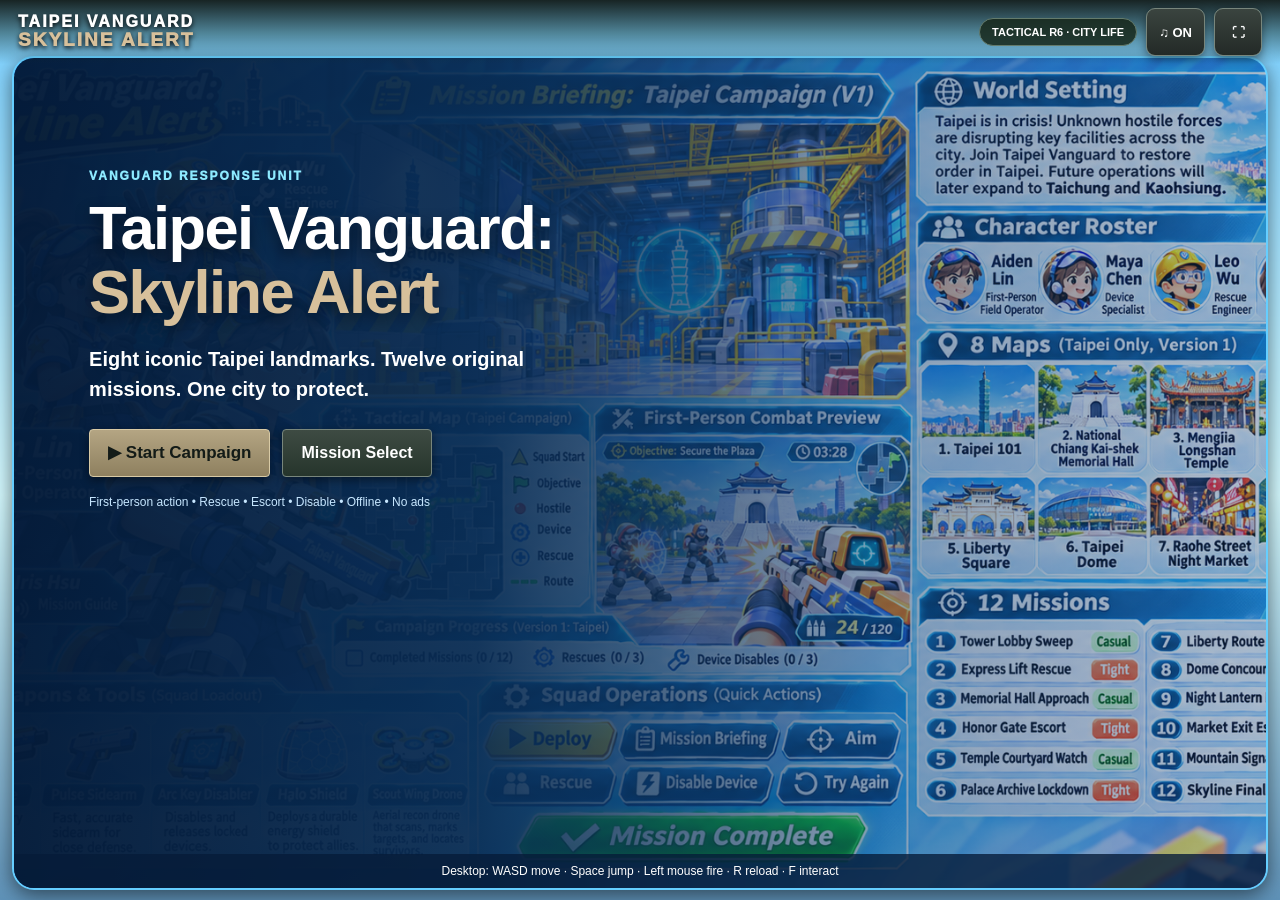
<file: index.html>
<!doctype html>
<html lang="en">
<head>
  <meta charset="utf-8">
  <meta name="viewport" content="width=device-width, initial-scale=1, viewport-fit=cover, maximum-scale=1, user-scalable=no">
  <meta name="theme-color" content="#102e58">
  <meta name="apple-mobile-web-app-capable" content="yes">
  <meta name="apple-mobile-web-app-status-bar-style" content="black-translucent">
  <meta name="apple-mobile-web-app-title" content="Taipei Vanguard">
  <link rel="manifest" href="manifest.webmanifest">
  <link rel="icon" type="image/svg+xml" href="assets/icon.svg">
  <link rel="apple-touch-icon" href="assets/icon-180.png">
  <link rel="stylesheet" href="style.css?v=city-life-r6"><link rel="stylesheet" href="tactical.css?v=city-life-r6">
  <title>Taipei Vanguard: Skyline Alert</title>
</head>
<body>
<div id="app">
  <canvas id="scene" aria-label="Playable first-person Taipei mission scene"></canvas>
  <div id="flash"></div>
  <div id="shell">
    <header class="topbar"><div class="brand"><span class="brand-top">TAIPEI VANGUARD</span><span class="brand-bottom">SKYLINE ALERT</span></div><div class="top-right"><span class="pill"><span id="buildLabel">TACTICAL R3.1 · PC CONTROLS</span></span><button id="soundToggle" class="tiny" aria-label="Toggle sound">♫ ON</button><button id="fullscreen" class="tiny" aria-label="Fullscreen">⛶</button></div></header>
    <section id="menu" class="panel-screen active"><div class="menu-art"><div class="menu-copy"><span class="eyebrow">VANGUARD RESPONSE UNIT</span><h1>Taipei Vanguard:<br><strong>Skyline Alert</strong></h1><p>Eight iconic Taipei landmarks. Twelve original missions. One city to protect.</p><div class="button-row"><button class="primary" id="continueBtn">▶ Start Campaign</button><button class="secondary" id="openMissions">Mission Select</button></div><div class="small-info">First-person action • Rescue • Escort • Disable • Offline • No ads</div></div></div><div class="bottom-tip"><span class="touchHelp">Landscape touch: move left, aim right, tap FIRE</span><span class="desktopHelp">Desktop: WASD move · Space jump · Left mouse fire · R reload · F interact</span></div></section>
    <section id="missionSelect" class="panel-screen"><div class="section-head"><div><span class="eyebrow">CAMPAIGN</span><h2>12 Missions · 8 Taipei Maps</h2></div><button class="secondary" data-back>← Back</button></div><div id="missionGrid" class="mission-grid"></div></section>
    <section id="briefing" class="panel-screen"><div class="section-head"><div><span class="eyebrow" id="briefNumber">MISSION 01</span><h2 id="briefTitle">Tower Lobby Sweep</h2></div><button class="secondary" data-back>← Missions</button></div><div class="brief-layout"><div class="brief-poster"><div id="briefLandscape" class="brief-landmark"></div><div class="brief-location" id="briefLocation"></div></div><div class="brief-text"><div class="difficulty" id="briefDifficulty">CASUAL</div><p id="briefStory"></p><h3>YOUR OBJECTIVES</h3><ol id="briefObjectives"></ol><div class="brief-rules"><div><span>WIN</span><p id="briefWin"></p></div><div><span>LOSE</span><p id="briefLose"></p></div></div><button class="primary wide" id="deployBtn">▶ DEPLOY — NO RESPAWN</button><button class="secondary wide" id="defenseBtn" hidden>OPTIONAL: THREE-WAVE DEFENSE DRILL</button></div></div></section>
    <section id="results" class="panel-screen"><div class="result-card"><div class="result-icon" id="resultIcon">★</div><span class="eyebrow">VANGUARD REPORT</span><h2 id="resultTitle">MISSION COMPLETE</h2><p id="resultSub"></p><div class="result-stats" id="resultStats"></div><div class="button-row"><button class="primary" id="resultPrimary">Continue</button><button class="secondary" id="resultSecondary">Mission Select</button></div></div></section>
    <div id="gameHUD" hidden>
      <div class="hud-top"><div class="hud-objective"><span class="hud-kicker" id="hudMission">MISSION 01</span><span id="hudObjective">Locate hostile units</span></div><div class="hud-timer" id="hudTimer">TIME 08:00</div><button id="pauseBtn" class="hud-pause">Ⅱ</button></div>
      <div id="desktopControls">WASD MOVE · SPACE JUMP · LEFT CLICK FIRE</div><div id="hostileCount">HOSTILES · NO RESPAWN</div><canvas id="minimap" width="166" height="166" aria-label="Mini-map"></canvas>
      <div id="notice" class="notice"></div>
      <div class="crosshair" id="crosshair"><i></i><i></i><i></i><i></i></div>
      <div class="hud-bottom-left"><div class="operator"><div class="avatar">A</div><div><b>AIDEN LIN</b><small>FIELD OPERATOR</small></div></div><div class="armor-line"><span>ARMOR</span><div class="bar-track"><div id="armorBar"></div></div><b id="armorText">100</b></div><div class="tool-strip"><button data-tool="shield" aria-label="Halo Shield">⬡<small>SHIELD</small></button><button data-tool="drone" aria-label="Scout Wing Drone">✥<small>DRONE</small></button><button data-tool="device" aria-label="Arc Key Disabler">⌁<small>ARC KEY</small></button></div></div>
      <div class="hud-bottom-right"><div class="ammo-box"><small id="weaponName">SKYLINE RIFLE</small><b id="ammoText">24 / 120</b></div><div class="touch-actions"><button id="aimBtn">◎<small>AIM</small></button><button id="reloadBtn">↻<small>RELOAD</small></button><button id="switchBtn">⇄<small>SWITCH</small></button></div></div>
      <div class="touch-left" id="movePad"><div class="pad-ring"><div class="pad-knob" id="moveKnob"></div></div><span>MOVE</span></div>
      <div class="touch-right" id="lookPad"><span>DRAG TO LOOK</span></div>
      <button id="fireBtn" aria-label="Fire weapon"><span>✦</span>FIRE</button>
      <button id="interactBtn" aria-label="Interact">INTERACT</button>
      <div id="missionPrompt"></div>
    </div>
    <div id="pauseOverlay" hidden><div class="pause-card"><span class="eyebrow">MISSION PAUSED</span><h2>Pause Menu</h2><p>Progress is saved between completed missions.</p><button class="primary" id="resumeBtn">Resume Mission</button><button class="secondary" id="restartBtn">Restart Mission</button><button class="secondary" id="quitBtn">Return to Missions</button></div></div>
    <div id="rotateHint">↻<h2>Rotate your iPad</h2><p>Taipei Vanguard is made for landscape play.</p></div>
  </div>
</div>
<script src="landmarks.js?v=city-life-r6" defer></script>
<script src="character-styles.js?v=city-life-r6" defer></script>
<script src="site-plans.js?v=city-life-r6" defer></script>
<script src="route-layouts.js?v=city-life-r6" defer></script>
<script src="scene-geometry.js?v=city-life-r6" defer></script>
<script src="enemy-ai.js?v=city-life-r6" defer></script>
<script type="module" src="renderer3d.js?v=city-life-r6"></script>
<script src="ambient-life.js?v=city-life-r6" defer></script>
<script src="game.js?v=city-life-r6" defer></script>
</body></html>
</file>
<file: style.css>
:root{font-family:system-ui,-apple-system,'Trebuchet MS',sans-serif;color:#fff;--navy:#09264c;--cyan:#43dcff;--gold:#ffbf36;--shadow:0 12px 38px #001629a3}*{box-sizing:border-box}html,body{margin:0;width:100%;height:100%;overflow:hidden;background:#091c37;touch-action:none;user-select:none;-webkit-user-select:none}button{font:inherit;font-weight:900;color:#fff;border:2px solid #80e8ff;background:linear-gradient(#235c99,#0b376b);border-radius:13px;min-height:48px;min-width:48px;padding:10px 18px;cursor:pointer;box-shadow:0 3px 0 #082747,0 5px 16px #00142688;text-shadow:0 1px 2px #122947;touch-action:none}button:active{transform:translateY(2px);filter:brightness(1.13)}button:focus-visible{outline:3px solid var(--gold)}button.primary{background:linear-gradient(#ffe583,#ffae24);border-color:#fff0ad;color:#163b6c;text-shadow:none;font-size:17px}button.secondary{background:linear-gradient(#3071b4,#113c78)}button.tiny{padding:6px 12px;font-size:13px;border-radius:9px}.wide{width:100%}#app,#scene,#shell{position:absolute;inset:0;width:100%;height:100%}#scene{background:linear-gradient(#5cbaff 0%,#d0efff 51%,#9da4b1 52%,#565c7e 100%)}#shell{pointer-events:none}#shell button,#shell .panel-screen,#gameHUD{pointer-events:auto}.topbar{position:absolute;z-index:6;top:0;left:0;right:0;height:64px;padding:7px 18px;display:flex;align-items:center;justify-content:space-between;background:linear-gradient(#082954ef,#09295480,transparent);pointer-events:none}.topbar button{pointer-events:auto}.brand{display:flex;flex-direction:column;font-weight:1000;line-height:1.04;letter-spacing:.6px;text-shadow:0 3px 3px #00193c,2px 2px 0 #18588e}.brand-top{font-style:italic;font-size:clamp(12px,1.8vw,19px)}.brand-bottom{font-style:italic;color:var(--gold);font-size:clamp(17px,2.5vw,29px)}.top-right{display:flex;align-items:center;gap:9px}.pill{background:#124576bb;padding:7px 12px;border:1px solid #6bccff;border-radius:100px;font-size:11px;font-weight:800}.panel-screen{display:none;position:absolute;z-index:5;inset:56px 12px 10px;overflow:auto;background:linear-gradient(145deg,#092850f5,#0e467cea);border:2px solid #65ceff;border-radius:22px;box-shadow:var(--shadow);padding:22px}.panel-screen.active{display:block}#menu{padding:0;background:#0b2c4f url('assets/approved-briefing.png') center/cover no-repeat}.menu-art{position:absolute;inset:0;background:linear-gradient(90deg,#041b39f9 0%,#092c53f2 37%,#123e707a 70%,#113a6a55)}.menu-copy{position:absolute;left:6%;top:13%;width:min(620px,59%)}.eyebrow{font-size:12px;letter-spacing:2px;font-weight:950;color:#8deaff}.menu-copy h1{font-size:clamp(30px,4.8vw,65px);line-height:1.04;letter-spacing:-1.6px;margin:12px 0;text-shadow:0 6px 15px #0007}.menu-copy h1 strong{color:var(--gold)}.menu-copy p{font-weight:650;font-size:clamp(13px,1.7vw,20px);max-width:470px;line-height:1.5}.button-row{display:flex;gap:12px;flex-wrap:wrap;margin-top:25px}.small-info{margin-top:18px;color:#c7e7ff;font-size:12px}.bottom-tip{position:absolute;bottom:0;left:0;right:0;background:#061b39c9;text-align:center;padding:10px;font-size:12px}.section-head{display:flex;align-items:center;justify-content:space-between;gap:10px;padding-bottom:18px}.section-head h2{margin:5px 0 0;font-size:clamp(23px,3vw,35px)}.mission-grid{display:grid;grid-template-columns:repeat(3,minmax(0,1fr));gap:12px;max-height:calc(100% - 80px);overflow:auto;padding:1px 5px 15px}.mission-tile{min-height:118px;background:linear-gradient(115deg,#1767a6,#102f5c);border:2px solid #5ac8fb;border-radius:14px;padding:14px;display:flex;flex-direction:column;align-items:flex-start;gap:5px;cursor:pointer}.mission-tile:active{filter:brightness(1.15)}.mission-tile .top{display:flex;justify-content:space-between;width:100%;font-size:11px;color:#a6e9ff}.mission-tile b{font-size:17px}.mission-tile small{color:#b8dafa}.tag{font-size:11px;border-radius:10px;padding:3px 9px;background:#166c65;border:1px solid #8bffdd;color:#baffdf}.tag.tight{background:#873c35;border-color:#ffba91;color:#ffdbb6}.brief-layout{display:grid;grid-template-columns:1fr 1fr;gap:22px;min-height:70%}.brief-poster{position:relative;border:2px solid #64caff;border-radius:17px;min-height:350px;overflow:hidden;background:linear-gradient(#63b9ff,#b0edff)}.brief-landmark{position:absolute;inset:0;background-position:center;background-size:cover}.brief-location{position:absolute;left:0;right:0;bottom:0;background:linear-gradient(transparent,#092752 40%);padding:42px 18px 17px;font-size:23px;font-weight:950}.brief-text{padding-right:9px;max-height:calc(100vh - 160px);overflow:auto}.difficulty{display:inline-block;background:#29aeb8;padding:6px 14px;border-radius:10px;font-weight:950}.difficulty.tight{background:#e47a43}.brief-text p{line-height:1.5;color:#e0f2ff}.brief-text h3{color:var(--gold);font-size:14px;letter-spacing:1px}.brief-text ol{padding-left:24px;line-height:1.7}.brief-rules{display:grid;grid-template-columns:1fr 1fr;gap:12px}.brief-rules>div{padding:8px 12px;border-radius:12px;background:#185085;border:1px solid #4698cf}.brief-rules span{color:var(--gold);font-weight:950}.brief-rules p{font-size:12px;margin:6px 0}.result-card,.pause-card{border:2px solid #7de5ff;border-radius:24px;background:linear-gradient(#185b95ee,#082548f5);padding:28px;text-align:center;max-width:600px;margin:4vh auto;box-shadow:var(--shadow)}.result-icon{font-size:68px;color:var(--gold)}.result-card h2{font-size:clamp(26px,4vw,44px)}.result-stats{display:grid;grid-template-columns:repeat(3,1fr);gap:10px;margin:18px 0}.result-stats>div{background:#082b56;border:1px solid #4caded;border-radius:12px;padding:12px}.result-stats b{display:block;color:var(--gold);font-size:21px}.result-stats small{font-size:11px}.result-card .button-row{justify-content:center}#gameHUD{position:absolute;inset:0;z-index:7}#gameHUD[hidden],#pauseOverlay[hidden]{display:none!important}.hud-top{position:absolute;top:70px;left:20%;right:20%;height:65px;display:flex;align-items:flex-start;justify-content:center;gap:10px}.hud-objective,.hud-timer{background:linear-gradient(#164e83ed,#092c57ee);border:2px solid #6cd7ff;box-shadow:var(--shadow);border-radius:10px;padding:7px 13px;font-weight:900;text-align:center}.hud-objective{min-width:240px}.hud-kicker{display:block;color:var(--gold);font-size:11px;letter-spacing:1px}.hud-timer{min-width:135px;color:var(--gold)}.hud-pause{position:absolute;right:-80px;top:0;padding:3px 9px}.crosshair{position:absolute;left:50%;top:48%;width:38px;height:38px;transform:translate(-50%,-50%);pointer-events:none;filter:drop-shadow(0 0 5px #00d6ff)}.crosshair i{position:absolute;background:#8ff8ff;border:1px solid #145a8d;border-radius:3px}.crosshair i:nth-child(1){left:17px;top:1px;width:4px;height:11px}.crosshair i:nth-child(2){left:17px;bottom:1px;width:4px;height:11px}.crosshair i:nth-child(3){top:17px;left:1px;height:4px;width:11px}.crosshair i:nth-child(4){top:17px;right:1px;height:4px;width:11px}#minimap{position:absolute;right:16px;top:72px;width:132px;height:132px;border:3px solid #75dfff;border-radius:50%;background:#102a50d8;box-shadow:var(--shadow)}.hud-bottom-left{position:absolute;bottom:15px;left:16px;width:290px}.operator{display:flex;align-items:center;gap:10px;background:#073462e5;border:2px solid #6de7ff;border-radius:13px 13px 5px 5px;padding:6px 12px}.avatar{width:46px;height:46px;border-radius:50%;display:grid;place-items:center;background:linear-gradient(#ffe394,#ff982d);color:#124873;font-size:28px;font-weight:1000}.operator b{display:block;font-size:15px}.operator small{display:block;font-size:10px;color:#a4eaff}.armor-line{display:flex;gap:9px;align-items:center;background:#08315bd9;padding:7px 10px;border:1px solid #4fbeff;border-radius:0 0 10px 10px;font-size:11px;font-weight:900}.bar-track{background:#06162b;width:160px;height:13px;overflow:hidden;border-radius:8px}.bar-track>div{width:100%;height:100%;background:linear-gradient(90deg,#31e2a7,#d1fa61)}.tool-strip{display:flex;gap:6px;margin-top:7px}.tool-strip button{flex:1;font-size:19px;min-height:50px;padding:3px}.tool-strip small,.touch-actions small{display:block;font-size:9px}.hud-bottom-right{position:absolute;right:16px;bottom:15px;display:flex;align-items:end;gap:9px}.ammo-box{background:#0c3465eb;border:2px solid #68d4ff;border-radius:12px;padding:8px 17px;min-width:165px;text-align:center}.ammo-box small{display:block;font-weight:850;font-size:10px;color:#99e8ff}.ammo-box b{font-size:26px;color:var(--gold)}.touch-actions{display:flex;gap:6px}.touch-actions button{min-width:55px;min-height:57px;padding:5px;font-size:22px}.touch-left{position:absolute;left:35px;bottom:112px;width:145px;height:155px;display:grid;place-items:center;opacity:.83;touch-action:none}.touch-left span{font-size:10px;font-weight:900;color:#c8edff}.pad-ring{position:relative;width:125px;height:125px;border:3px solid #9ce7ff99;border-radius:50%;background:#0b3a69a8}.pad-knob{position:absolute;left:36px;top:36px;width:47px;height:47px;border:2px solid #b6edff;border-radius:50%;background:linear-gradient(#8cdcff,#2e76be);box-shadow:0 0 14px #32bdff8a}.touch-right{position:absolute;inset:22% 15% 26% 52%;touch-action:none}.touch-right span{position:absolute;right:0;bottom:0;font-size:9px;color:#ffffff65;pointer-events:none}.notice{position:absolute;top:25%;left:50%;transform:translateX(-50%);text-align:center;color:#fff6b4;font-weight:1000;font-size:18px;pointer-events:none;text-shadow:0 2px 5px #00284f,0 0 15px #079bff;opacity:0;transition:opacity .2s}#fireBtn{position:absolute;right:25px;bottom:125px;width:103px;height:103px;min-width:103px;min-height:103px;border-radius:50%;border:4px solid #fff2af;background:linear-gradient(#ffdd71,#fa8d18);font-size:19px;color:#17385b;text-shadow:none;box-shadow:0 0 23px #ffb52a88}#fireBtn span{display:block;font-size:29px}#interactBtn{position:absolute;right:147px;bottom:162px;background:linear-gradient(#37d8c1,#107884);border-color:#acfff2;display:none;min-width:115px}#missionPrompt{position:absolute;top:64%;left:50%;transform:translateX(-50%);padding:9px 15px;display:none;background:#052953e9;border:2px solid #8ce8ff;border-radius:12px;font-size:14px;font-weight:950;text-align:center;pointer-events:none}#pauseOverlay{position:absolute;z-index:12;inset:0;background:#06142fdc;display:grid;place-items:center;pointer-events:auto}.pause-card{display:flex;flex-direction:column;gap:12px;min-width:300px}.pause-card button{width:100%}#flash{position:absolute;inset:0;z-index:2;pointer-events:none;background:#f9ffff;opacity:0}#rotateHint{display:none;position:absolute;z-index:20;inset:0;background:#082b53;align-items:center;justify-content:center;flex-direction:column;text-align:center;font-size:58px;padding:30px}#rotateHint h2{font-size:24px;margin:12px}#rotateHint p{font-size:14px}@media(orientation:portrait) and (max-width:1000px){#rotateHint{display:flex}}@media(max-height:550px){.topbar{height:52px}.panel-screen{inset:47px 8px 5px;padding:12px}.hud-top{top:49px}.hud-bottom-left{transform:scale(.77);transform-origin:bottom left}.hud-bottom-right{transform:scale(.78);transform-origin:bottom right}.touch-left{transform:scale(.7);transform-origin:bottom left;bottom:75px}.hud-timer{font-size:12px}#minimap{top:55px;width:100px;height:100px}#fireBtn{width:83px;height:83px;min-width:83px;min-height:83px;bottom:90px;right:16px}#interactBtn{bottom:115px;right:110px}.menu-copy{top:8%}.mission-grid{grid-template-columns:repeat(4,1fr)}.mission-tile{min-height:100px}}@media(max-width:700px){.pill{display:none}.mission-grid{grid-template-columns:repeat(2,1fr)}.brief-layout{grid-template-columns:1fr}.brief-poster{min-height:200px}.menu-copy{width:80%}}

#world3d {position:absolute;inset:0;width:100%;height:100%;display:block;z-index:0;touch-action:none;}
#scene {position:absolute;inset:0;z-index:1;pointer-events:none;}

#scene { background: transparent !important; }
</file>
<file: tactical.css>
/* Restrained tactical HUD; stable accessible input controls. */
#gameHUD::before{content:"";position:fixed;inset:0;pointer-events:none;background:radial-gradient(ellipse,transparent 48%,#a6272877);opacity:var(--damage,0)}
:root{--gold:#d7c09b;--cyan:#a8b7ad;--shadow:0 5px 20px #0008;font-family:Arial,"Microsoft JhengHei",sans-serif}
button{border:1px solid #78867c;border-radius:4px;background:linear-gradient(#3a443f,#232a27);box-shadow:0 3px 10px #0007;text-shadow:none;font-weight:700}
button.primary{background:linear-gradient(#b4a583,#8e805f);border:1px solid #d8caa5;color:#131b17}
button.secondary{background:linear-gradient(#3e4b43,#26352c)}button:disabled{opacity:.55;cursor:wait}
.brand-top,.brand-bottom{font-style:normal;letter-spacing:2px;text-shadow:0 2px 5px #000;font-size:16px}.brand-bottom{font-size:19px}
.topbar{background:linear-gradient(#101713ed,#17271b77,transparent)}.pill{border-color:#647b6c;background:#17271bd9;font-size:11px}
.hud-objective,.hud-timer,.ammo-box,.operator,.armor-line{background:#142018dc;border:1px solid #708273;border-radius:4px;box-shadow:0 4px 18px #0006}
.hud-top{top:76px}.hud-objective{max-width:550px;font-size:14px}.hud-timer{min-width:115px}.hud-kicker{letter-spacing:.4px}
#hostileCount{position:absolute;top:135px;left:50%;transform:translateX(-50%);padding:6px 14px;background:#132018e0;border:1px solid #7c8974;color:#e0e8d6;font-size:12px;font-weight:bold;letter-spacing:.7px;white-space:nowrap}
.crosshair{top:50%;filter:none;width:24px;height:24px}.crosshair i{background:#d5e1c5;border:0;border-radius:0}.crosshair i:nth-child(1){left:11px;top:0;width:2px;height:6px}.crosshair i:nth-child(2){left:11px;bottom:0;width:2px;height:6px}.crosshair i:nth-child(3){top:11px;left:0;height:2px;width:6px}.crosshair i:nth-child(4){top:11px;right:0;height:2px;width:6px}
#minimap{border-color:#6d8570;border-radius:5px;opacity:.9}.avatar{background:#9aab91;color:#17211b}.pad-ring{border-color:#9caa8a88;background:#172b2399}.pad-knob{border-color:#b2c3a2;background:linear-gradient(#81997e,#435b4b);box-shadow:none}
#fireBtn{border-color:#b6b696;background:linear-gradient(#a3a57d,#737959);color:#141f17;box-shadow:0 3px 15px #0008}#interactBtn{border-color:#b9cfae;background:linear-gradient(#657d61,#324f3c)}
.notice{color:#e5dfc6;text-shadow:0 2px 7px #000;font-size:16px}.tool-strip button{font-size:16px}.ammo-box b{font-size:25px}.operator{display:none}.hud-bottom-left{width:240px}
.menu-art:before{filter:saturate(.65)}.brief-rules>div,.brief-text,.result-card,.pause-card{background:#1b2d23ef;border-color:#6f846e}.difficulty{background:#647b61}.panel-screen{background:#18271fde}
#defenseBtn{margin-top:10px;font-size:11px;min-height:40px}#defenseBtn[hidden]{display:none!important}
@media(max-height:550px){.hud-top{top:55px}#hostileCount{top:112px;font-size:10px}}

.desktopHelp,#desktopControls{display:none}
@media(hover:hover) and (pointer:fine){.touchHelp{display:none}.desktopHelp{display:inline}#desktopControls{display:block;position:absolute;top:166px;left:50%;transform:translateX(-50%);color:#d2dbc5;background:#17251bc7;padding:4px 10px;border-radius:3px;font-size:10px;letter-spacing:.4px;white-space:nowrap;pointer-events:none}}
@media(hover:hover) and (pointer:fine) and (max-height:550px){#desktopControls{top:140px}}
</file>
